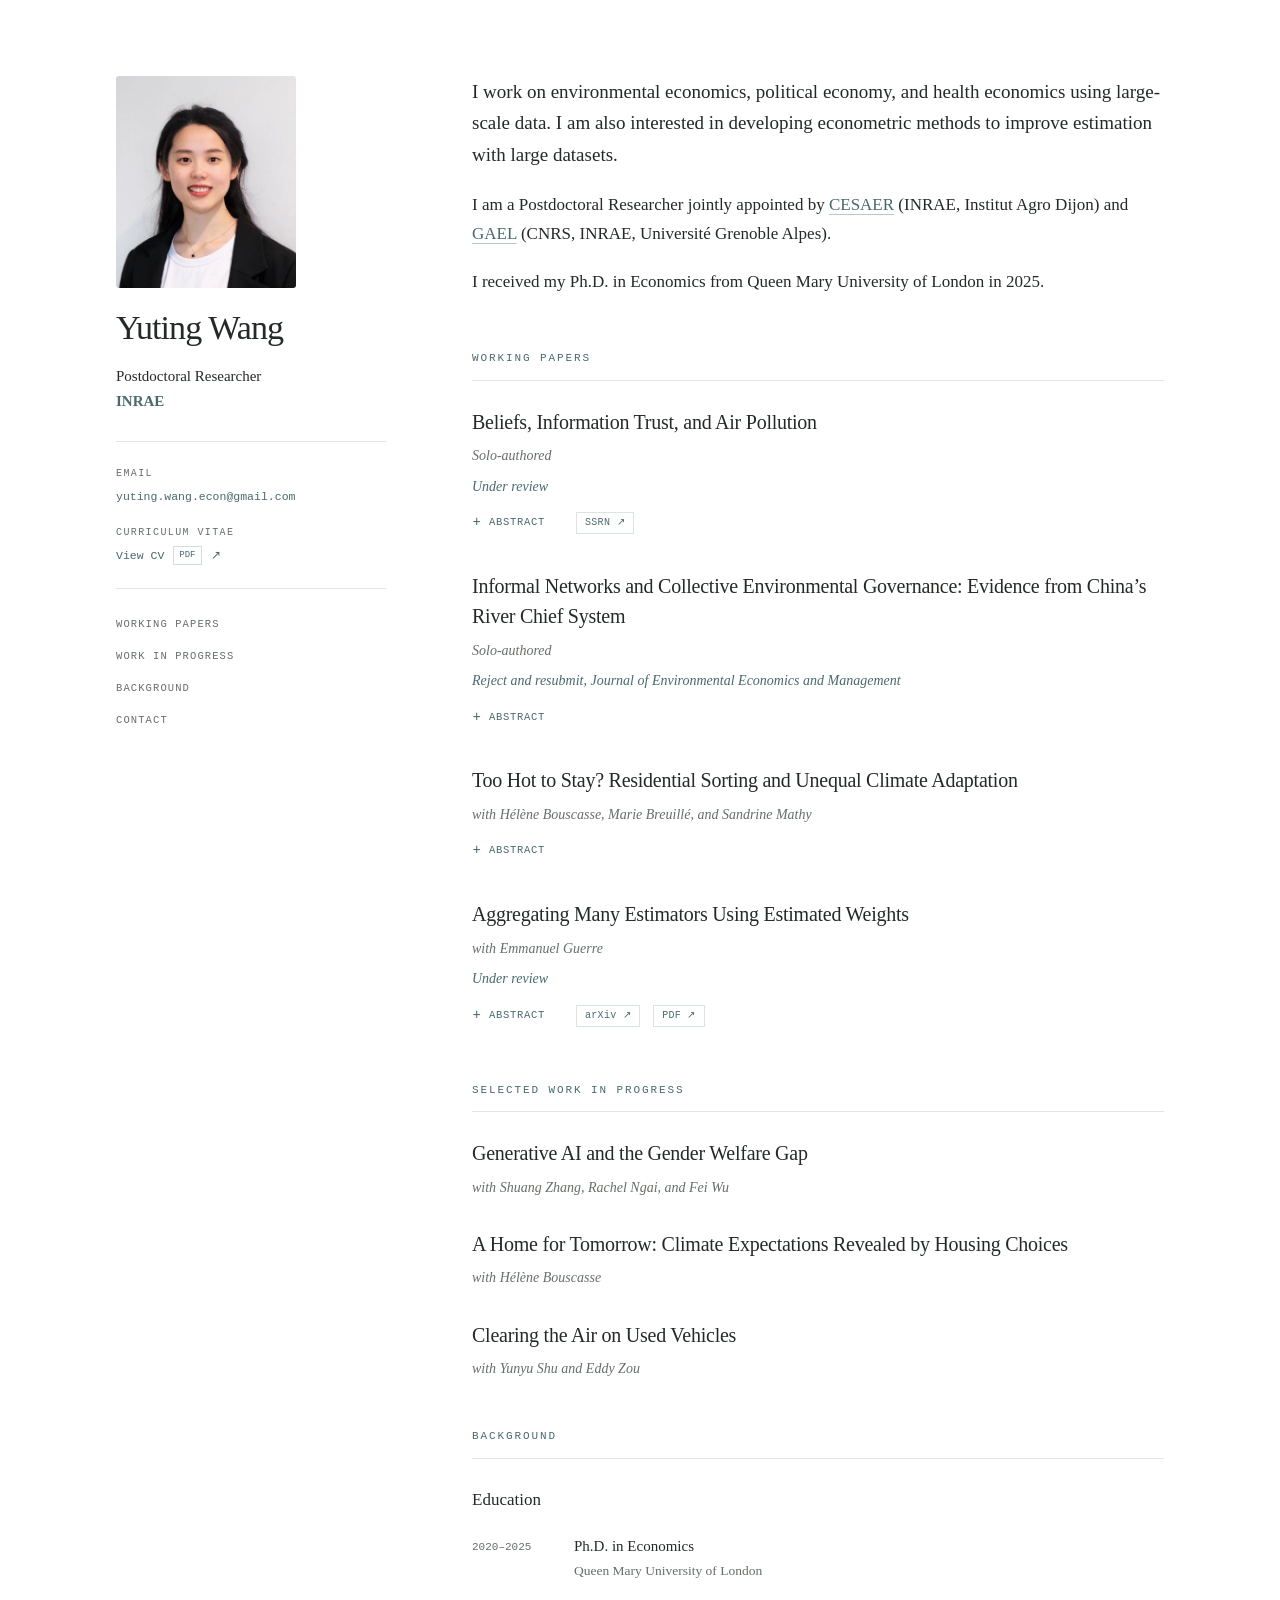
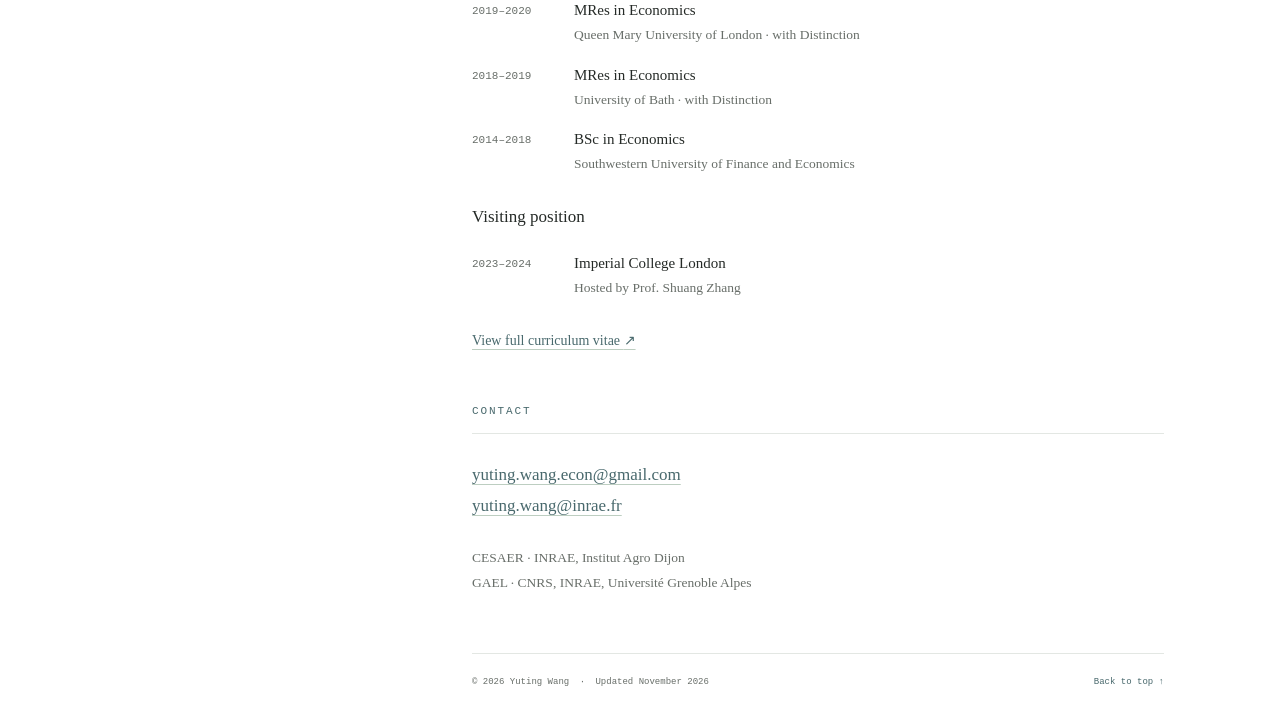
<file: index.html>
<!doctype html>
<html lang="en">
<head>
  <meta charset="utf-8">
  <meta name="viewport" content="width=device-width, initial-scale=1">
  <meta name="description" content="Yuting Wang is a postdoctoral researcher at CESAER and GAEL. Research in environmental economics, health economics, political economy, and applied econometrics.">
  <meta name="author" content="Yuting Wang">
  <meta name="theme-color" content="#ffffff">
  <meta property="og:type" content="website">
  <meta property="og:title" content="Yuting Wang | Economist">
  <meta property="og:description" content="Environmental economics, health economics, political economy, and applied econometrics. Research and curriculum vitae.">
  <title>Yuting Wang | Economist</title>
  <link rel="icon" href="favicon.svg" type="image/svg+xml">
  <link rel="stylesheet" href="styles.css">
</head>
<body>
  <a class="skip-link" href="#main">Skip to content</a>

  <div class="page" id="top">
    <header class="profile">
      <div class="identity">
        <img class="portrait" src="yuting-wang.jpg" alt="Yuting Wang" width="180" height="212" fetchpriority="high">
        <div class="identity-text">
          <h1>Yuting Wang</h1>
          <p class="position">Postdoctoral Researcher</p>
          <p class="affiliations"><a href="https://www.inrae.fr/en">INRAE</a></p>
        </div>
      </div>

      <dl class="profile-links">
        <div>
          <dt>Email</dt>
          <dd><a href="mailto:yuting.wang.econ@gmail.com">yuting.wang.econ@gmail.com</a></dd>
        </div>
        <div>
          <dt>Curriculum vitae</dt>
          <dd><a class="cv-link" href="CV_YW.pdf" target="_blank" rel="noopener noreferrer" aria-label="View CV (PDF, opens in a new tab)">View CV <span class="file-type">PDF</span> <span aria-hidden="true">↗</span></a></dd>
        </div>
      </dl>

      <nav class="section-nav" aria-label="Main navigation">
        <a href="#papers">Working papers</a>
        <a href="#progress">Work in progress</a>
        <a href="#background">Background</a>
        <a href="#contact">Contact</a>
      </nav>
    </header>

    <main id="main" tabindex="-1">
      <section class="introduction" aria-label="About">
        <p class="intro-lead">I work on environmental economics, political economy, and health economics using large-scale data. I am also interested in developing econometric methods to improve estimation with large datasets.</p>
        <p>I am a Postdoctoral Researcher jointly appointed by <a href="https://cesaer.dijon.hub.inrae.fr/">CESAER</a> (INRAE, Institut Agro Dijon) and <a href="https://gael.univ-grenoble-alpes.fr/en">GAEL</a> (CNRS, INRAE, Université Grenoble Alpes).</p>
        <p>I received my Ph.D. in Economics from Queen Mary University of London in 2025.</p>
      </section>

      <section class="content-section" id="papers" aria-labelledby="papers-title">
        <h2 id="papers-title">Working papers</h2>

        <article class="paper" aria-labelledby="beliefs-title">
          <h3 id="beliefs-title">Beliefs, Information Trust, and Air Pollution</h3>
          <p class="coauthors">Solo-authored</p>
          <p class="paper-note">Under review</p>
          <div class="paper-actions">
            <details class="abstract">
              <summary aria-label="Abstract: Beliefs, Information Trust, and Air Pollution"><span class="disclosure-icon" aria-hidden="true"></span>Abstract</summary>
              <div class="abstract-body">
                <p>This paper examines how the quality of disclosures shapes public trust in official data. Using emission records from Waste-to-Energy plants in China and housing data from 92 cities, I estimate pollution beliefs through a residential sorting model. Households perceive higher and more uncertain emissions when records are flawed, despite technical explanations of the flaws. There is limited evidence of manipulation by plants, suggesting fundamental distrust. The estimated household annual willingness to pay for a one-percentage-point increase in the share of valid emission records is $1.23. The results show that low-quality disclosure discounts the value of information and erodes information trust.</p>
              </div>
            </details>
            <a class="paper-resource" href="https://papers.ssrn.com/sol3/papers.cfm?abstract_id=5648090" aria-label="Beliefs, Information Trust, and Air Pollution on SSRN">SSRN <span aria-hidden="true">↗</span></a>
          </div>
        </article>

        <article class="paper" aria-labelledby="networks-title">
          <h3 id="networks-title">Informal Networks and Collective Environmental Governance: Evidence from China’s River Chief System</h3>
          <p class="coauthors">Solo-authored</p>
          <p class="paper-note">Reject and resubmit, <em>Journal of Environmental Economics and Management</em></p>
          <div class="paper-actions">
            <details class="abstract">
              <summary aria-label="Abstract: Informal Networks and Collective Environmental Governance"><span class="disclosure-icon" aria-hidden="true"></span>Abstract</summary>
              <div class="abstract-body">
                <p>This paper examines how informal networks affect collective environmental governance when local officials are responsible for shared natural resources. I develop a tournament framework in which officials are evaluated on relative performance while facing cross-jurisdictional spillovers in collective effort. The model shows that placing greater weight on collective performance can increase collective effort provision, but that this effect may be distorted by informal ties among implementing officials. I test these predictions using China’s River Chief System, a nationwide water governance reform that assigns officials responsibility for water quality and emphasizes coordination across administrative borders. Combining firm-level pollution records with biographical data on River Chiefs in the Pearl River Basin, I find that the reform reduces water pollution, with larger effects near jurisdictional boundaries. Vertical work ties between city and provincial River Chiefs amplify this pollution-reducing effect and are associated with greater policy effort. By contrast, horizontal hometown and college ties among neighboring city River Chiefs weaken the reform’s effectiveness and are negatively associated with cross-border policy effort, especially among officials with stronger promotion incentives. The results show that collective accountability can partially internalize transboundary environmental externalities, but its effectiveness remains constrained by relative-ranking evaluation.</p>
              </div>
            </details>
          </div>
        </article>

        <article class="paper" aria-labelledby="heatwaves-title">
          <h3 id="heatwaves-title">Too Hot to Stay? Residential Sorting and Unequal Climate Adaptation</h3>
          <p class="coauthors">with <a href="https://sites.google.com/view/helene-bouscasse/accueil?authuser=0">Hélène Bouscasse</a>, <a href="https://sites.google.com/site/breuillemarie/">Marie Breuillé</a>, and <a href="https://gael.univ-grenoble-alpes.fr/en/sandrine-mathy">Sandrine Mathy</a></p>
          <div class="paper-actions">
            <details class="abstract">
              <summary aria-label="Abstract: Too Hot to Stay?"><span class="disclosure-icon" aria-hidden="true"></span>Abstract</summary>
              <div class="abstract-body">
                <p>We study whether residential mobility is an effective margin of adaptation to extreme heat and who benefits. Using French administrative microdata linked to fine scale temperature records, we estimate the causal impact of heatwaves on migration. One additional heatwave day leads to a 0.5 percentage point higher overall likelihood of migration to cooler municipalities. Responses are strongest for short distance moves and moves preserving workplaces, and most moves are between municipalities with similar residential environments. Relocation yields substantial and persistent reductions in exposure, with similar gains across groups among movers. Unequal mobility drives inequality in benefits, as the most responsive 20% of households capture over 40% of gains.</p>
              </div>
            </details>
          </div>
        </article>

        <article class="paper" aria-labelledby="estimators-title">
          <h3 id="estimators-title">Aggregating Many Estimators Using Estimated Weights</h3>
          <p class="coauthors">with <a href="https://eoguerre.github.io/">Emmanuel Guerre</a></p>
          <p class="paper-note">Under review</p>
          <div class="paper-actions">
            <details class="abstract">
              <summary aria-label="Abstract: Aggregating Many Estimators Using Estimated Weights"><span class="disclosure-icon" aria-hidden="true"></span>Abstract</summary>
              <div class="abstract-body">
                <p>Consider an increasing number of consistent estimators to be averaged when only estimated weights are available. The underlying parameter of interest can be identical across estimators (homogeneity) or not (heterogeneity). The contribution of the paper is threefold. First, it is shown that the interaction of the estimated weights with the estimators can generate specific bias terms. This constrains the number of estimators that can be aggregated when weight estimation is ignored in inference. Second, the paper proposes estimated adaptive weights, which allow for standard Gaussian inference in a uniform manner and are asymptotically optimal both under homogeneity and heterogeneity. Third, conditions ensuring the validity of the Cochran (1937) Q test of homogeneity with estimated variance are given.</p>
              </div>
            </details>
            <a class="paper-resource" href="https://arxiv.org/abs/2609.19415" aria-label="Aggregating Many Estimators Using Estimated Weights on arXiv">arXiv <span aria-hidden="true">↗</span></a>
            <a class="paper-resource" href="https://arxiv.org/pdf/2609.19415" aria-label="PDF: Aggregating Many Estimators Using Estimated Weights">PDF <span aria-hidden="true">↗</span></a>
          </div>
        </article>
      </section>

      <section class="content-section" id="progress" aria-labelledby="progress-title">
        <h2 id="progress-title">Selected work in progress</h2>
        <article class="paper">
          <h3>Generative AI and the Gender Welfare Gap</h3>
          <p class="coauthors">with <a href="https://sites.google.com/view/shuangzhang">Shuang Zhang</a>, <a href="https://sites.google.com/view/rachelngai/home">Rachel Ngai</a>, and <a href="https://en.saif.sjtu.edu.cn/faculty-research/wu-fei">Fei Wu</a></p>
        </article>
        <article class="paper">
          <h3>A Home for Tomorrow: Climate Expectations Revealed by Housing Choices</h3>
          <p class="coauthors">with <a href="https://sites.google.com/view/helene-bouscasse/accueil?authuser=0">Hélène Bouscasse</a></p>
        </article>
        <article class="paper">
          <h3>Clearing the Air on Used Vehicles</h3>
          <p class="coauthors">with <a href="https://www.yunyu-shu.com/research/">Yunyu Shu and <a href="https://sites.google.com/view/eddyzou/home">Eddy Zou</a></p>
        </article>
      </section>

      <section class="content-section" id="background" aria-labelledby="background-title">
        <h2 id="background-title">Background</h2>
        <h3 class="subsection-title">Education</h3>
        <dl class="education-list">
          <div><dt>2020–2025</dt><dd><strong>Ph.D. in Economics</strong><span>Queen Mary University of London</span></dd></div>
          <div><dt>2019–2020</dt><dd><strong>MRes in Economics</strong><span>Queen Mary University of London · with Distinction</span></dd></div>
          <div><dt>2018–2019</dt><dd><strong>MRes in Economics</strong><span>University of Bath · with Distinction</span></dd></div>
          <div><dt>2014–2018</dt><dd><strong>BSc in Economics</strong><span>Southwestern University of Finance and Economics</span></dd></div>
        </dl>
        <h3 class="subsection-title">Visiting position</h3>
        <dl class="education-list">
          <div><dt>2023–2024</dt><dd><strong>Imperial College London</strong><span>Hosted by Prof. Shuang Zhang</span></dd></div>
        </dl>
        <a class="text-link" href="CV_YW.pdf" target="_blank" rel="noopener noreferrer" aria-label="View full curriculum vitae (PDF, opens in a new tab)">View full curriculum vitae <span aria-hidden="true">↗</span></a>
      </section>

      <section class="content-section contact-section" id="contact" aria-labelledby="contact-title">
        <h2 id="contact-title">Contact</h2>
        <address>
          <a href="mailto:yuting.wang.econ@gmail.com">yuting.wang.econ@gmail.com</a>
          <a href="mailto:yuting.wang@inrae.fr">yuting.wang@inrae.fr</a>
        </address>
        <p class="contact-affiliations"><a href="https://cesaer.dijon.hub.inrae.fr/">CESAER · INRAE, Institut Agro Dijon</a><br><a href="https://gael.univ-grenoble-alpes.fr/en">GAEL · CNRS, INRAE, Université Grenoble Alpes</a></p>
      </section>

      <footer>
        <p>© 2026 Yuting Wang <span class="footer-dot" aria-hidden="true">·</span> <span>Updated November 2026</span></p>
        <a href="#top">Back to top <span aria-hidden="true">↑</span></a>
      </footer>
    </main>
  </div>
</body>
</html>
</file>
<file: styles.css>
/* A build-free academic website. All fonts are available on the visitor's device. */
:root {
  color-scheme: light;
  --ink: #252a27;
  --muted: #686e69;
  --accent: #49696d;
  --line: #e3e7e3;
  --wash: #f5f7f4;
  --serif: Georgia, "Times New Roman", serif;
  --mono: "SFMono-Regular", Consolas, "Liberation Mono", monospace;
}

* { box-sizing: border-box; }
html { scroll-behavior: smooth; scroll-padding-top: 2rem; }
body {
  margin: 0;
  background: #fff;
  color: var(--ink);
  font-family: var(--serif);
  font-size: 17px;
  line-height: 1.7;
  -webkit-font-smoothing: antialiased;
}
::selection { background: #dce8df; color: #183b2c; }
a {
  color: var(--accent);
  text-decoration-thickness: 1px;
  text-underline-offset: 4px;
}
a:hover { color: #183b2c; }
a:focus-visible, summary:focus-visible {
  outline: 2px solid var(--accent);
  outline-offset: 5px;
  border-radius: 1px;
}
p { margin: 0 0 1.1em; }
h1, h2, h3 { margin: 0; }
img { display: block; max-width: 100%; }
.skip-link {
  position: fixed;
  top: 12px;
  left: 12px;
  z-index: 10;
  padding: 8px 16px;
  background: var(--ink);
  color: white;
  transform: translateY(-180%);
}
.skip-link:focus { transform: translateY(0); color: white; }
.page {
  max-width: 1136px;
  margin: 0 auto;
  padding: 76px 44px 32px;
  display: grid;
  grid-template-columns: 270px minmax(0, 1fr);
  column-gap: 86px;
  align-items: start;
}
.profile { position: sticky; top: 48px; }
.portrait {
  width: 180px;
  height: 212px;
  object-fit: cover;
  object-position: center;
  border-radius: 3px;
  background: var(--wash);
}
h1 { margin: 20px 0 9px; font-size: 34px; line-height: 1.2; font-weight: 500; letter-spacing: -.9px; }
.position { margin: 15px 0 0; font-size: 15px; }
.affiliations { margin: 0; font-size: 15px; }
.affiliations a { font-weight: 600; text-decoration: none; }
.affiliations a:hover { text-decoration: underline; }
.affiliations span { color: var(--muted); padding: 0 3px; }
.profile-links {
  margin: 26px 0 0;
  padding: 22px 0;
  border-top: 1px solid var(--line);
  border-bottom: 1px solid var(--line);
  font-family: var(--mono);
  font-size: 11.5px;
  line-height: 1.9;
}
.profile-links div + div { margin-top: 15px; }
.profile-links dt { font-size: 10px; letter-spacing: 1.4px; text-transform: uppercase; color: var(--muted); }
.profile-links dd { margin: 3px 0 0; overflow-wrap: anywhere; }
.profile-links a { text-decoration: none; }
.profile-links a:hover { text-decoration: underline; }
.cv-link { display: inline-flex; align-items: center; gap: 9px; }
.file-type { padding: 0 5px; font-size: 9px; line-height: 1.8; border: 1px solid #d4ded7; }
.section-nav { display: grid; margin-top: 21px; gap: 2px; }
.section-nav a {
  width: fit-content;
  padding: 7px 0;
  font-family: var(--mono);
  font-size: 10.5px;
  line-height: 1.5;
  letter-spacing: 1.1px;
  text-transform: uppercase;
  text-decoration: none;
  color: var(--muted);
}
.section-nav a:hover, .section-nav a:focus-visible { color: var(--accent); text-decoration: underline; text-underline-offset: 6px; }
main { min-width: 0; }
main:focus { outline: none; }
.introduction { margin-bottom: 54px; }
.intro-lead { margin-bottom: 21px; font-size: 19px; line-height: 1.65; }
.introduction p:last-child { margin-bottom: 0; }
.introduction a { text-decoration-color: #b9c9bf; }
.content-section { scroll-margin-top: 32px; margin-top: 48px; }
.content-section h2 {
  padding-bottom: 13px;
  margin-bottom: 27px;
  border-bottom: 1px solid var(--line);
  font-family: var(--mono);
  color: var(--accent);
  font-size: 11px;
  line-height: 1.5;
  font-weight: 400;
  letter-spacing: 1.9px;
  text-transform: uppercase;
}
.paper + .paper { margin-top: 31px; }
.paper h3 { font-size: 20px; line-height: 1.48; font-weight: 400; letter-spacing: -.25px; text-wrap: pretty; }
.paper-note { margin: 7px 0 0; color: var(--accent); font-size: 14px; font-style: italic; }
.coauthors { margin: 7px 0 0; color: var(--muted); font-size: 14px; line-height: 1.65; font-style: italic; }
.coauthors a { color: inherit; text-decoration: none; }
.coauthors a:hover { color: var(--accent); text-decoration: underline; }
.paper-actions {
  display: grid;
  grid-template-columns: 91px max-content max-content minmax(0, 1fr);
  gap: 0 13px;
  align-items: start;
  margin-top: 7px;
}
.abstract { display: block; grid-column: 1 / -1; grid-row: 1; min-width: 0; }
.abstract summary {
  display: inline-flex;
  align-items: center;
  gap: 7px;
  min-height: 36px;
  width: fit-content;
  cursor: pointer;
  list-style: none;
  color: var(--accent);
  font-family: var(--mono);
  font-size: 10.5px;
  text-transform: uppercase;
  letter-spacing: .7px;
}
.abstract summary::-webkit-details-marker { display: none; }
.abstract summary:hover { color: #183b2c; text-decoration: underline; text-underline-offset: 5px; }
.disclosure-icon { display: inline-grid; place-items: center; width: 10px; font-size: 14px; }
.disclosure-icon::before { content: "+"; }
.abstract[open] .disclosure-icon::before { content: "−"; }
.abstract-body {
  margin: 10px 0 2px;
  padding: 15px 20px;
  border-left: 2px solid #bdcec1;
  background: var(--wash);
  font-size: 15px;
  line-height: 1.8;
  color: #424a44;
}
.abstract-body p { margin: 0; }
.paper-resource {
  grid-column: 2;
  grid-row: 1;
  align-self: start;
  margin-top: 7px;
  padding: 2px 8px;
  border: 1px solid #dce4de;
  font-family: var(--mono);
  font-size: 10px;
  line-height: 1.6;
  letter-spacing: .3px;
  text-decoration: none;
}
.paper-resource + .paper-resource { grid-column: 3; }
.paper-resource:hover { border-color: var(--accent); background: var(--wash); }
.section-intro { margin: -1px 0 21px; font-size: 15.5px; line-height: 1.6; }
.teaching-list { margin: 0; padding: 0; list-style: none; }
.teaching-list li {
  display: grid;
  grid-template-columns: minmax(0, 1fr) max-content;
  align-items: baseline;
  gap: 18px;
  padding: 10px 0;
  border-bottom: 1px solid #eef0ed;
  font-size: 15px;
  line-height: 1.6;
}
.teaching-list li:last-child { border-bottom: 0; }
.years { color: var(--muted); font-family: var(--mono); font-size: 10.5px; white-space: nowrap; }
.subsection-title { margin: 0 0 19px; font-size: 17px; font-weight: 400; }
.education-list { margin: 0 0 28px; }
.education-list > div { display: grid; grid-template-columns: 90px minmax(0, 1fr); gap: 12px; margin-top: 17px; }
.education-list dt { padding-top: 4px; font-family: var(--mono); font-size: 11px; color: var(--muted); }
.education-list dd { margin: 0; font-size: 15px; line-height: 1.6; }
.education-list strong { display: block; font-weight: 400; }
.education-list dd span { display: block; margin-top: 2px; font-size: 13.5px; color: var(--muted); }
.text-link { font-size: 14px; text-decoration-color: #bdcec1; }
address { display: grid; gap: 2px; font-style: normal; font-size: 17px; overflow-wrap: anywhere; }
address a { width: fit-content; text-decoration-color: #bdcec1; }
.contact-affiliations { margin: 24px 0 0; font-size: 13.5px; line-height: 1.9; color: var(--muted); }
.contact-affiliations a { color: inherit; text-decoration: none; }
.contact-affiliations a:hover { text-decoration: underline; color: var(--accent); }
footer {
  display: flex;
  align-items: baseline;
  justify-content: space-between;
  gap: 14px;
  margin-top: 57px;
  padding-top: 20px;
  border-top: 1px solid var(--line);
  font-family: var(--mono);
  font-size: 9px;
  line-height: 1.9;
  color: var(--muted);
}
footer p { margin: 0; }
.footer-dot { margin: 0 5px; }
footer a { white-space: nowrap; text-decoration: none; }

@media (min-width: 1400px) {
  .page { padding-top: 88px; }
}
@media (max-width: 1000px) {
  .page { grid-template-columns: 225px minmax(0, 1fr); gap: 52px; padding: 56px 36px 28px; }
  .profile-links { font-size: 10.5px; }
  .paper h3 { font-size: 19px; }
  .teaching-list li { grid-template-columns: 1fr; gap: 3px; }
  footer { flex-wrap: wrap; }
}
@media (max-width: 760px) {
  html { scroll-padding-top: 20px; }
  .page { display: block; max-width: 660px; padding: 34px 25px 25px; }
  .profile { position: static; margin-bottom: 38px; }
  .identity { display: flex; align-items: center; gap: 24px; }
  .portrait { width: 108px; height: 127px; flex: 0 0 auto; }
  h1 { margin: 0 0 7px; font-size: 32px; }
  .position { margin: 9px 0 0; font-size: 14px; }
  .affiliations { font-size: 14px; }
  .profile-links { display: flex; flex-wrap: wrap; gap: 15px 28px; margin-top: 24px; padding: 17px 0; font-size: 11px; }
  .profile-links div + div { margin: 0; }
  .section-nav { display: flex; flex-wrap: wrap; gap: 3px 20px; margin-top: 13px; }
  .section-nav a { min-height: 38px; display: inline-flex; align-items: center; font-size: 10px; }
  .introduction { margin-bottom: 38px; }
  .intro-lead { font-size: 19px; }
  .content-section { margin-top: 40px; }
  .content-section h2 { margin-bottom: 23px; }
  .paper h3 { font-size: 20px; }
  .paper + .paper { margin-top: 28px; }
  .teaching-list li { grid-template-columns: minmax(0, 1fr) max-content; gap: 16px; }
  footer { margin-top: 42px; }
}
@media (max-width: 420px) {
  body { font-size: 16px; }
  .page { padding: 27px 21px 22px; }
  .identity { gap: 19px; }
  .portrait { width: 91px; height: 108px; }
  h1 { font-size: 29px; }
  .position, .affiliations { font-size: 12.5px; }
  .profile-links { gap: 13px 24px; }
  .profile-links dd { margin-top: 1px; }
  .section-nav { column-gap: 18px; }
  .section-nav a { font-size: 9.5px; }
  .paper h3 { font-size: 19px; }
  .paper-actions { gap: 0 11px; }
  .abstract-body { padding: 12px 15px; font-size: 14px; }
  .teaching-list li { grid-template-columns: 1fr; gap: 3px; }
  .education-list > div { grid-template-columns: 76px minmax(0, 1fr); gap: 8px; }
  .education-list dt { font-size: 10px; }
  address { font-size: 15px; }
}
@media (prefers-reduced-motion: reduce) {
  html { scroll-behavior: auto; }
}
@media print {
  @page { margin: 18mm; }
  body { font-size: 11pt; line-height: 1.5; }
  .page { display: block; max-width: none; padding: 0; }
  .profile { position: static; margin-bottom: 24px; }
  .portrait, .section-nav, .skip-link, .profile-links, footer a { display: none; }
  h1 { margin: 0 0 5px; font-size: 25pt; }
  .position { margin-top: 0; }
  .introduction { margin-bottom: 24px; }
  .intro-lead { font-size: 13pt; }
  .content-section { margin-top: 28px; }
  .content-section h2 { break-after: avoid; }
  .paper h3 { font-size: 13pt; break-after: avoid; }
  .paper + .paper { margin-top: 20px; }
  .paper-actions { display: block; }
  .abstract, .abstract-body { display: block; }
  .abstract::details-content { content-visibility: visible; }
  .abstract summary { display: none; }
  .abstract-body { margin: 8px 0; padding: 0; border: 0; background: none; font-size: 10pt; }
  .paper-resource { display: inline-block; margin-right: 8px; }
  a { color: inherit; }
  .teaching-list li { grid-template-columns: minmax(0, 1fr) max-content; }
}
</file>
